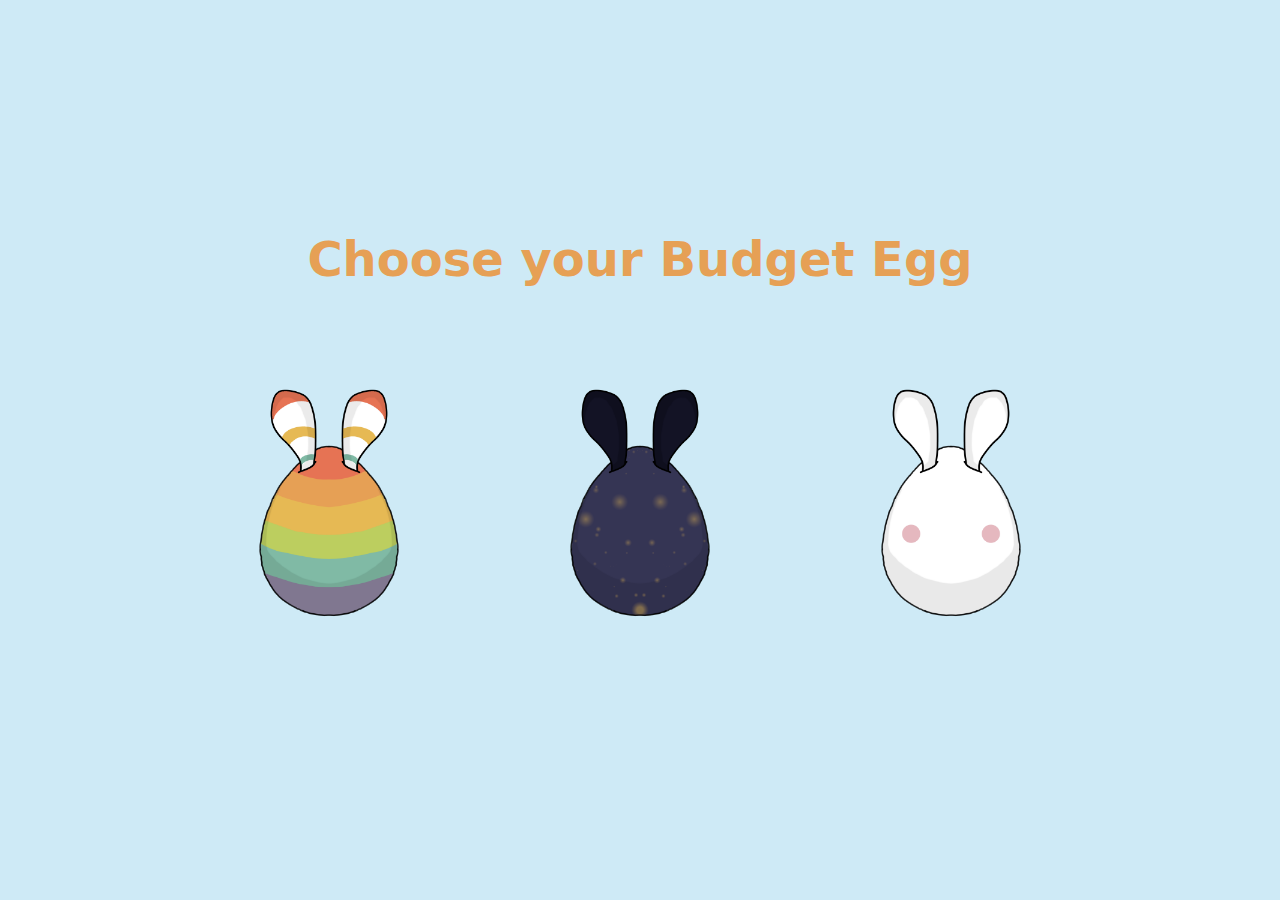
<file: cc.html>
<!DOCTYPE html>
<html lang="en">
<head>
    <meta charset="UTF-8">
    <meta name="viewport" content="width=device-width, initial-scale=1.0">
    <link rel="stylesheet" href="styles1.css">
    <title>Choose character page</title>
    <link rel="preconnect" href="https://fonts.googleapis.com">
    <link rel="preconnect" href="https://fonts.gstatic.com" crossorigin>
    <link href="https://fonts.googleapis.com/css2?family=Alfa+Slab+One&family=Allerta&family=Amaranth:ital,wght@0,400;0,700;1,400;1,700&family=Archivo+Black&family=Cal+Sans&family=Changa+One:ital@0;1&family=Chewy&family=Fjalla+One&family=Lato:ital,wght@0,100;0,300;0,400;0,700;0,900;1,100;1,300;1,400;1,700;1,900&family=Lexend:wght@100..900&family=Pixelify+Sans:wght@400..700&family=Zalando+Sans:ital,wght@0,200..900;1,200..900&display=swap" rel="stylesheet">
</head>
<body>

    <div id="selection-screen">
        <h1>Choose your Budget Egg</h1>
    </div>

    <div class="content">
        <div class="box">
            <img src="images/rainbowegg.png" alt="Rainbow egg">
        </div>
        <div class="box">
            <img src="images/galaxyegg.png" alt="galaxy egg">
        </div>
        <div class="box">
            <img src="images/pearl.png" alt="Regular egg">
        </div>
        
    </div>



    
</body>
</html>
</file>
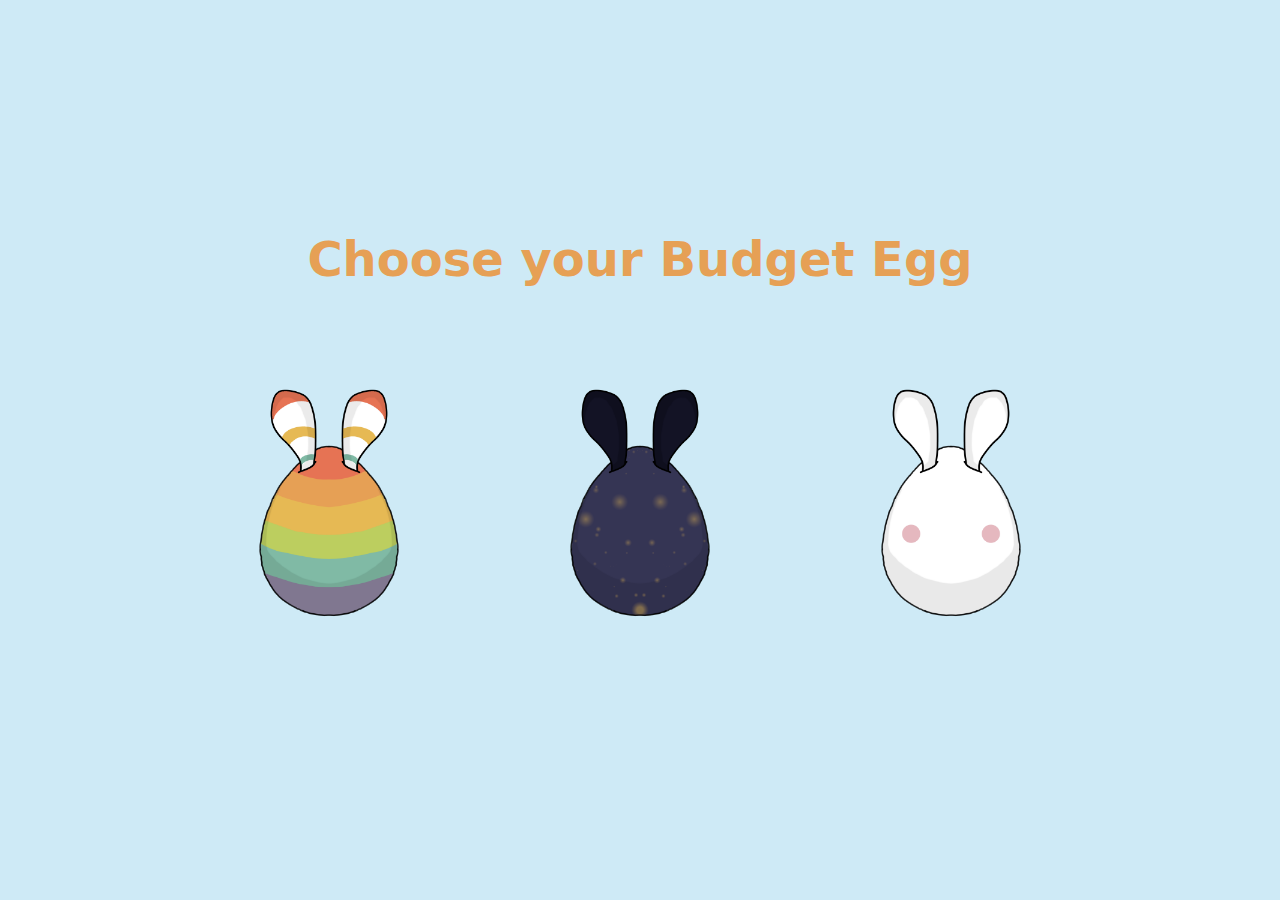
<file: choose_character/cc.html>
<!DOCTYPE html>
<html lang="en">
<head>
    <meta charset="UTF-8">
    <meta name="viewport" content="width=device-width, initial-scale=1.0">
    <link rel="stylesheet" href="styles1.css">
    <title>Choose character page</title>
    <link rel="preconnect" href="https://fonts.googleapis.com">
    <link rel="preconnect" href="https://fonts.gstatic.com" crossorigin>
    <link href="https://fonts.googleapis.com/css2?family=Alfa+Slab+One&family=Allerta&family=Amaranth:ital,wght@0,400;0,700;1,400;1,700&family=Archivo+Black&family=Cal+Sans&family=Changa+One:ital@0;1&family=Chewy&family=Fjalla+One&family=Lato:ital,wght@0,100;0,300;0,400;0,700;0,900;1,100;1,300;1,400;1,700;1,900&family=Lexend:wght@100..900&family=Pixelify+Sans:wght@400..700&family=Zalando+Sans:ital,wght@0,200..900;1,200..900&display=swap" rel="stylesheet">
</head>
<body>

    <div id="selection-screen">
        <h1>Choose your Budget Egg</h1>
    </div>

    <div class="content">
        <div class="box">
            <img src="images/rainbowegg.png" alt="Rainbow egg">
        </div>
        <div class="box">
            <img src="images/galaxyegg.png" alt="galaxy egg">
        </div>
        <div class="box">
            <a href="cscreen.html">
            <img src="images/pearl.png" alt="Regular egg">
        </a>
        </div>
        
    </div>



    
</body>
</html>
</file>
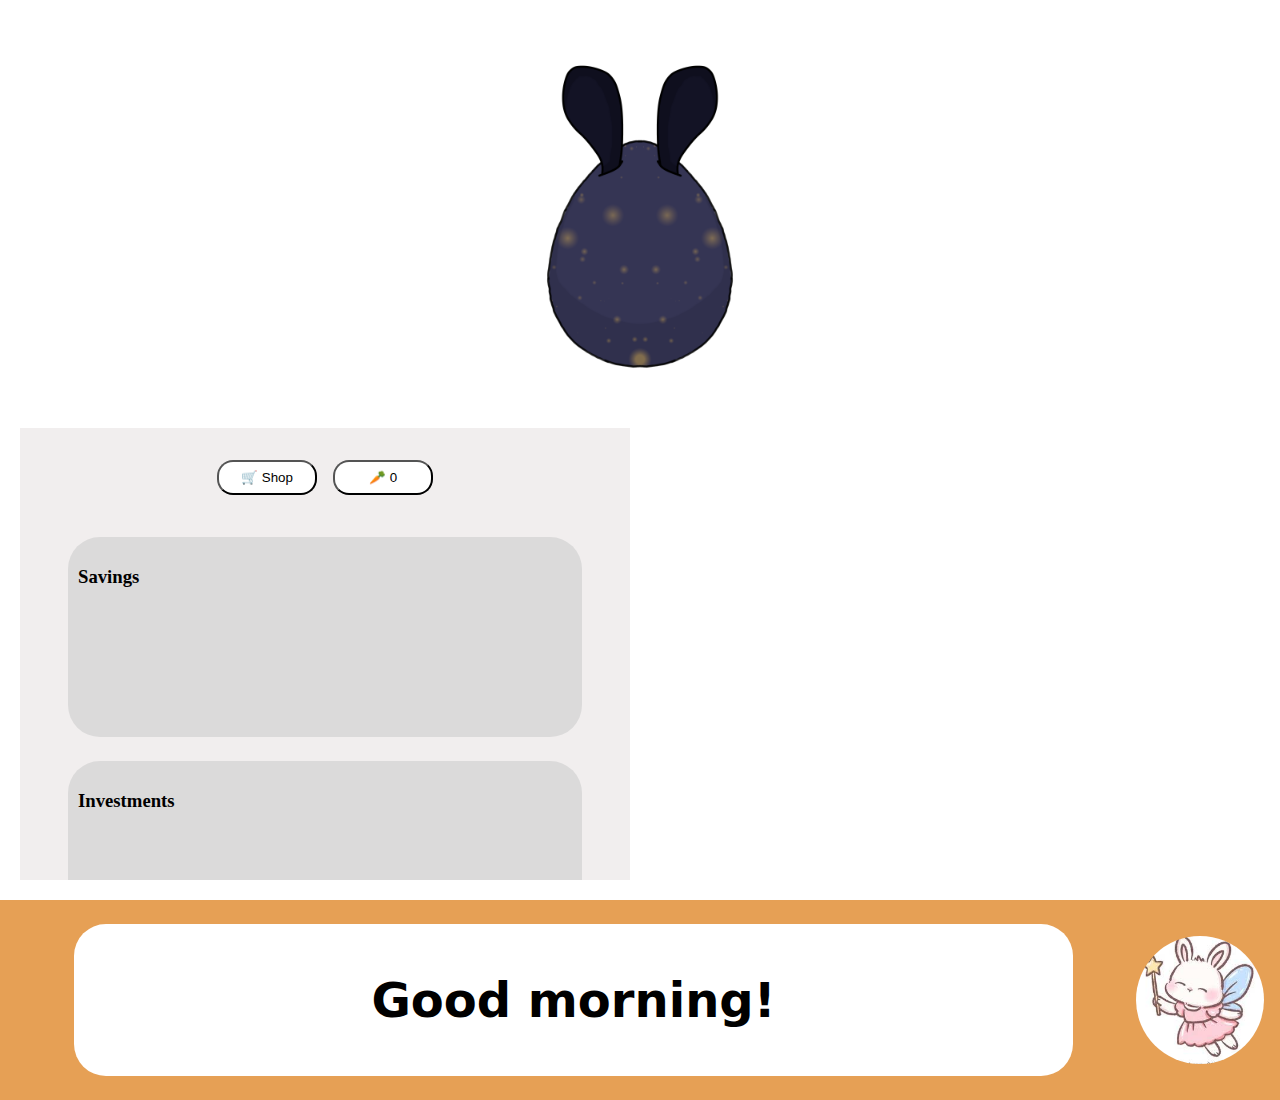
<file: choose_character/cscreen.html>
<!DOCTYPE html>
<html lang="en">
<head>
    <meta charset="UTF-8">
    <meta name="viewport" content="width=device-width, initial-scale=1.0">
    <link rel="stylesheet" href="styles2.css">
    <title>Character screen page</title>
    <link rel="preconnect" href="https://fonts.googleapis.com">
    <link rel="preconnect" href="https://fonts.gstatic.com" crossorigin>
    <link href="https://fonts.googleapis.com/css2?family=Alfa+Slab+One&family=Allerta&family=Amaranth:ital,wght@0,400;0,700;1,400;1,700&family=Archivo+Black&family=Cal+Sans&family=Changa+One:ital@0;1&family=Chewy&family=Fjalla+One&family=Lato:ital,wght@0,100;0,300;0,400;0,700;0,900;1,100;1,300;1,400;1,700;1,900&family=Lexend:wght@100..900&family=Pixelify+Sans:wght@400..700&family=Zalando+Sans:ital,wght@0,200..900;1,200..900&display=swap" rel="stylesheet">
</head>
<body>

    <div class="page">
<main class="main-layout-split">
<div class="content-area">
    <div class="character-section">
        <img src="images/galaxyegg.png" alt="bunny character" id="bunny-character">    
        
    <div class="exp-container">
        <div class="exp-fill" style="width: 60%;"></div>
    </div>
    </div>
</div> 


<div class="stats-section">
    <div class="currency-header">
        <button class="shop-btn">🛒 Shop</button>
        <button class="carrot-count">🥕 0</button>
    </div>
    <div class="stat-container">
        <div class="stat-box">
            <h3>Savings</h3>
            <div class="stat-value-display"></div>
        </div>
        <div class="stat-box">
            <h3>Investments</h3>
            <div class="stat-value-display"></div>
        </div>
    
    </div>

</div>

</div>
</main>



<footer>
<div class="chat-container">
    <div class="text-box">
    <h1>Good morning!</h1>
    </div>
    <img src="images/fairy.jpg" alt="fairy-bunny" id="fairy">
</div>
</footer>
</body>
</html>
</file>
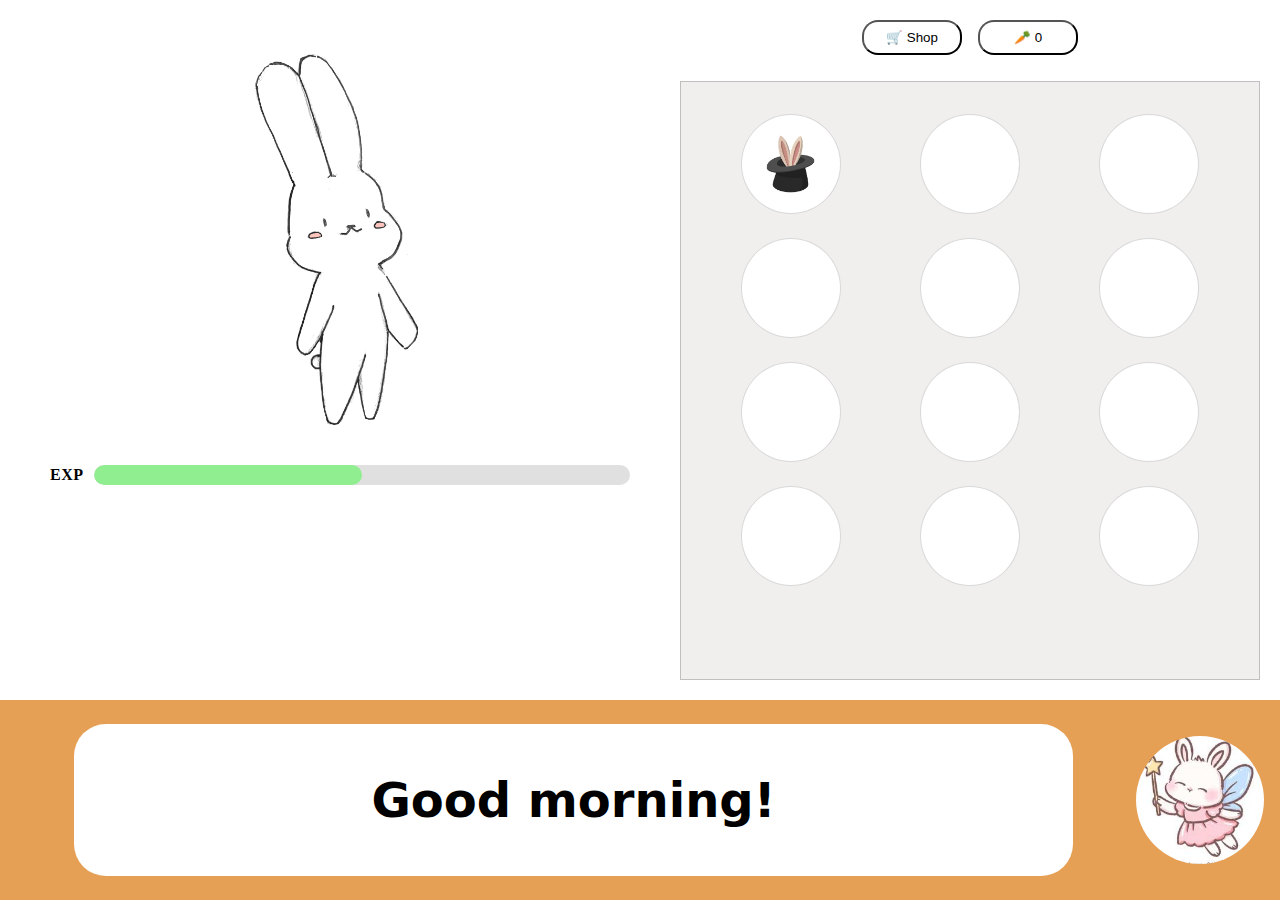
<file: choose_character/shop.html>
<!DOCTYPE html>
<html lang="en">
<head>
    <meta charset="UTF-8">
    <meta name="viewport" content="width=device-width, initial-scale=1.0">
    <link rel="stylesheet" href="styles3.css">
    <title>Character screen page</title>
    <link rel="preconnect" href="https://fonts.googleapis.com">
    <link rel="preconnect" href="https://fonts.gstatic.com" crossorigin>
    <link href="https://fonts.googleapis.com/css2?family=Alfa+Slab+One&family=Allerta&family=Amaranth:ital,wght@0,400;0,700;1,400;1,700&family=Archivo+Black&family=Cal+Sans&family=Changa+One:ital@0;1&family=Chewy&family=Fjalla+One&family=Lato:ital,wght@0,100;0,300;0,400;0,700;0,900;1,100;1,300;1,400;1,700;1,900&family=Lexend:wght@100..900&family=Pixelify+Sans:wght@400..700&family=Zalando+Sans:ital,wght@0,200..900;1,200..900&display=swap" rel="stylesheet">
</head>
<body>

    <div class="page">
<main class="main-layout-split">
<div class="content-area">
    <div class="character-section">
        <img src="images/bunny.png" alt="bunny character" id="bunny-character">    
        
    <div class="exp-row">
        <span class="exp-label">EXP</span>
    
    <div class="exp-container">
        <div class="exp-fill"></div>
    </div>
    </div>
</div> 

<div class="right-panel">
<div class="currency-header">
    <button class="shop-btn">🛒 Shop</button>
    <button class="carrot-count" onclick="window.location.href='cscreen.html'">🥕 0</button>
</div>

<div class="shop-section">
    <div class="shop-grid">
        <button class="shop-slot" type="button" onclick="buyItem('hat', 50)" aria-label="Buy Hat">
            <img src="images/hat.jpg" alt="Hat" class="slot-img">
        </button>
        <button class="shop-slot" type="button" aria-label="Shop item 2"></button>
        <button class="shop-slot" type="button" aria-label="Shop item 3"></button>
        <button class="shop-slot" type="button" aria-label="Shop item 4"></button>
        <button class="shop-slot" type="button" aria-label="Shop item 5"></button>
        <button class="shop-slot" type="button" aria-label="Shop item 6"></button>
        <button class="shop-slot" type="button" aria-label="Shop item 7"></button>
        <button class="shop-slot" type="button" aria-label="Shop item 8"></button>
        <button class="shop-slot" type="button" aria-label="Shop item 9"></button>
        <button class="shop-slot" type="button" aria-label="Shop item 10"></button>
        <button class="shop-slot" type="button" aria-label="Shop item 11"></button>
        <button class="shop-slot" type="button" aria-label="Shop item 12"></button>
    </div>
    
    </div>
    
    
    

</div>

</div>

</main>



<footer>
<div class="chat-container">
    <div class="text-box">
    <h1>Good morning!</h1>
    </div>
    <img src="images/fairy.jpg" alt="fairy-bunny" id="fairy">
</div>
</footer>
</body>
</html>


<script>
    let carrots = 500; 
    
    function buyItem(id, price){
      if(carrots >= price){
        carrots -= price;
        alert("You bought: " + id);
        document.querySelector(".carrot-count").textContent = "🥕 " + carrots;
      } else {
        alert("Not enough carrots!");
      }
    }
    </script>
</file>
<file: styles1.css>
body{
    margin: 0;
    padding: 0;
    display:flex;
    flex-direction:column;
    align-items: center;
    justify-content:center;
    height: 100vh;
    background-color: #CEEAF6;
}
#selection-screen{
    display:flex;
    flex-direction:column;
    align-items: center;
    font-family: "Chewy", system-ui;
    font-weight: 400;
    font-size: 1.5rem;
    color: #E6A055;
    gap:20px;
    margin-bottom: 40px;
}

.content{
    align-items:center;
    justify-content:space-around;
    display:flex;
    gap: 5px;
    padding: 1rem;
    flex-direction:row;
}

.content img {
    width: 100%;
    height: 300px;
    width: auto;
    gap: 1rem;
    padding: .2rem;
    z-index:999; 
    transition: transform 0.3s ease-in-out;
}


.content img:hover, .content img:focus{
    transform: scale(1.15);

}
</file>
<file: choose_character/styles1.css>
body{
    margin: 0;
    padding: 0;
    display:flex;
    flex-direction:column;
    align-items: center;
    justify-content:center;
    height: 100vh;
    background-color: #CEEAF6;
}
#selection-screen{
    display:flex;
    flex-direction:column;
    align-items: center;
    font-family: "Chewy", system-ui;
    font-weight: 400;
    font-size: 1.5rem;
    color: #E6A055;
    gap:20px;
    margin-bottom: 40px;
}

.content{
    align-items:center;
    justify-content:space-around;
    display:flex;
    gap: 5px;
    padding: 1rem;
    flex-direction:row;
}

.content img {
    width: 100%;
    height: 300px;
    width: auto;
    gap: 1rem;
    padding: .2rem;
    z-index:999; 
    transition: transform 0.3s ease-in-out;
}


.content img:hover, .content img:focus{
    transform: scale(1.15);

}
</file>
<file: choose_character/styles2.css>
html,body{
    height:100%;
    margin: 0; 
}

 body { 
    margin: 0; 
    padding: 0; 
} 
 *, *::before, *::after {
     box-sizing: border-box; 
    }
 

 .page{ 
    height: 100vh;
    width: 100%;
    display:grid; 
    grid-template-rows: 1fr auto;
    } 
 
 
 .main-layout-split{ 
    display:grid;
    grid-column: 1/-1;
    grid-template-columns: 1fr 1fr;
    height: 100%; 
    width: 100%;
    gap:20px;
    padding: 20px; 
    overflow: hidden; 
    min-height: 0; 
    align-items: stretch; }
 
 .content-area, .stats-section{
    overflow: auto; 
    height: 100%;
    width: 100%;
 }
 
 .content-area{  
    grid-column: 1/-1;
    display:flex;
    flex-direction:row;
    width: 100%;
    gap: 20px;
    
  
 } 
 
 /* places shop and carrot count next to each other */
  .currency-header{
    display:flex;
    justify-content: center; 
    gap: 1rem; 
    margin-bottom: 1rem; 
} 
  
  .shop-btn, .carrot-count{
    padding: 0.5rem 1rem;
    border-radius: 1rem;
    background: white; 
    width: 100px; 
    cursor:pointer; 
} 

.shop-btn:hover, .carrot-count:hover{
   background-color: rgb(184, 184, 184);
   cursor:pointer;
} 

  
  .stat-box{
    padding: 10px;
    background: rgb(219, 218, 218);
    gap: 2rem;
    height: 200px;
    border-radius: 2rem;
    margin-bottom: .5rem; }
  
  .character-section{
    min-height: 550px;
    flex:1;
    width: 100%;
    display:flex;
    flex-direction:column;
    gap:15px; 
    padding: 30px; }
  
 .exp-row{
    display:flex;
    align-items:center;
    gap:10px;
    width:100%;
 }
  .exp-label{
    font-weight: bold; 
    letter-spacing: 0.5px;
 }

   .exp-container{
    flex:1;
    height: 20px;
    background-color:#e0e0e0;
    border-radius: 10px;
    overflow:hidden;
   }

   .exp-fill{
    height: 100%;
    width: 50%;
    background-color: lightgreen;
    border-radius: 10px;
    transition: width 0.3 ease;
   }
   
   .stat-container{ 
    display:grid;
    gap: 1rem;
    padding: 1rem;
   }

   .right-panel{
    flex: 1;
    display:flex;
    flex-direction:column;
    gap:10px;
    height: 100%;
    min-height: 0;
   }

  .stats-section{
    background-color: rgb(241, 238, 238);
    display:flex;
    flex-direction: column;
    flex: 1;
    width: 100%; 
    gap: 10px;
    padding: 2rem; 
    position:relative;
}
   
   
   .chat-container{ 
    display:flex; text-align:center;
    align-items:center;
    font-family: "Chewy", system-ui;
    font-size: 1.5rem;
    justify-content: space-between;
    padding: 1rem;
    gap: 5px;
    padding: 0 1rem; }
   
   .text-box{ background-color: white;
    padding: 1rem; width: 80%;
    margin: 0 auto;
    border-radius: 2rem;
    overflow:hidden; 
    } 
   
   
   #fairy{ border-radius: 50%;
    width: 8rem;
    height: 8rem;
    object-fit:cover;
    } 

#bunny-character{
    max-width: 100%;
    height: auto;
    max-height: 400px;
    object-fit: contain;

    }



#fade-overlay{
    position: absolute;
    inset: 0;
    background: black;
    opacity: 0;
    pointer-events: none;
    transition: opacity 450ms ease;
    z-index: 999;
    
}

#fade-overlay.is-active{
    opacity: 1;
    pointer-events: none;
}




















footer{
    background-color: #E6A055; 
    margin-top:auto; 
    width: 100%; 
    padding: 1.5rem 0; 
}
</file>
<file: choose_character/styles3.css>
html,body{
    height:100%;
    margin: 0; 
}

 body { 
    margin: 0; 
    padding: 0; 
} 
 *, *::before, *::after {
     box-sizing: border-box; 
    }
 

 .page{ 
    height: 100vh;
    width: 100%;
    display:grid; 
    grid-template-rows: 1fr auto;
    } 
 
 
 .main-layout-split{ 
    display:grid;
    grid-column: 1/-1;
    grid-template-columns: 1fr 1fr;
    height: 100%; 
    width: 100%;
    gap:20px;
    padding: 20px; 
    overflow: hidden; 
    min-height: 0; 
    align-items: stretch; }
 

 
  .content-area{  
    grid-column: 1/-1;
    display:flex;
    flex-direction:row;
    width: 100%;
    gap: 20px;
    overflow: auto;
    
  
 } 
 
 /* places shop and carrot count next to each other */
  .currency-header{
    display:flex;
    justify-content: center; 
    gap: 1rem; 
    margin-bottom: 1rem; 
} 
  
  .shop-btn, .carrot-count{
    padding: 0.5rem 1rem;
    border-radius: 1rem;
    background: white; 
    width: 100px; 
    cursor:pointer; 
} 

.shop-btn:hover, .carrot-count:hover{
   background-color: rgb(184, 184, 184);
   cursor:pointer;
} 


  
  .character-section{
    min-height: 550px;
    flex:1;
    width: 100%;

    display:flex;
    flex-direction:column;
    gap:15px; 
    padding: 30px; }
  
 .exp-row{
    display:flex;
    align-items:center;
    gap:10px;
    width:100%;
 }
  .exp-label{
    font-weight: bold; 
    letter-spacing: 0.5px;
 }

   .exp-container{
    flex:1;
    height: 20px;
    background-color:#e0e0e0;
    border-radius: 10px;
    overflow:hidden;
   }

   .exp-fill{
    height: 100%;
    width: 50%;
    background-color: lightgreen;
    border-radius: 10px;
    transition: width 0.3 ease;
   }


   .right-panel{
    flex: 1;
    display:flex;
    flex-direction:column;
    gap:10px;
    height: 100%;
    min-width: 0;
    min-height: 0;
   }

  .shop-section{
    background-color: rgb(241, 238, 238);
    border:1px solid rgba(0,0,0,0.2);
    display:flex;
    flex-direction: column;
    flex: 1;
    width: 100%; 
    gap: 10px;
    padding: 2rem; 
}
   

.shop-slot{
    aspect-ratio: 1 / 1;
    border-radius: 50%;
    width: 100px;
    height: 100px;
    border: 1px solid rgba(0,0,0,0.15);
    background: white;
    cursor: pointer;
    padding: 0;
    display:grid;
    place-items:center;
    overflow: hidden;
}

.slot-img{
    width: 70%;
    height: 70%;
    object-fit: contain;
    pointer-events: none; 
  }

  .shop-grid{
    width: 100%;
    display: grid;
    grid-template-columns: repeat(3, 1fr);
    gap: 24px;
    justify-items: center;
  }


   .chat-container{ 
    display:flex; text-align:center;
    align-items:center;
    font-family: "Chewy", system-ui;
    font-size: 1.5rem;
    justify-content: space-between;
    padding: 1rem;
    gap: 5px;
    padding: 0 1rem; }
   
   .text-box{ background-color: white;
    padding: 1rem; width: 80%;
    margin: 0 auto;
    border-radius: 2rem;
    overflow:hidden; 
    } 
   
   
   #fairy{ border-radius: 50%;
    width: 8rem;
    height: 8rem;
    object-fit:cover;
    } 

#bunny-character{
    max-width: 100%;
    height: auto;
    max-height: 400px;
    object-fit: contain;

    }




footer{
    background-color: #E6A055; 
    margin-top:auto; 
    width: 100%; 
    padding: 1.5rem 0; 
}
</file>
